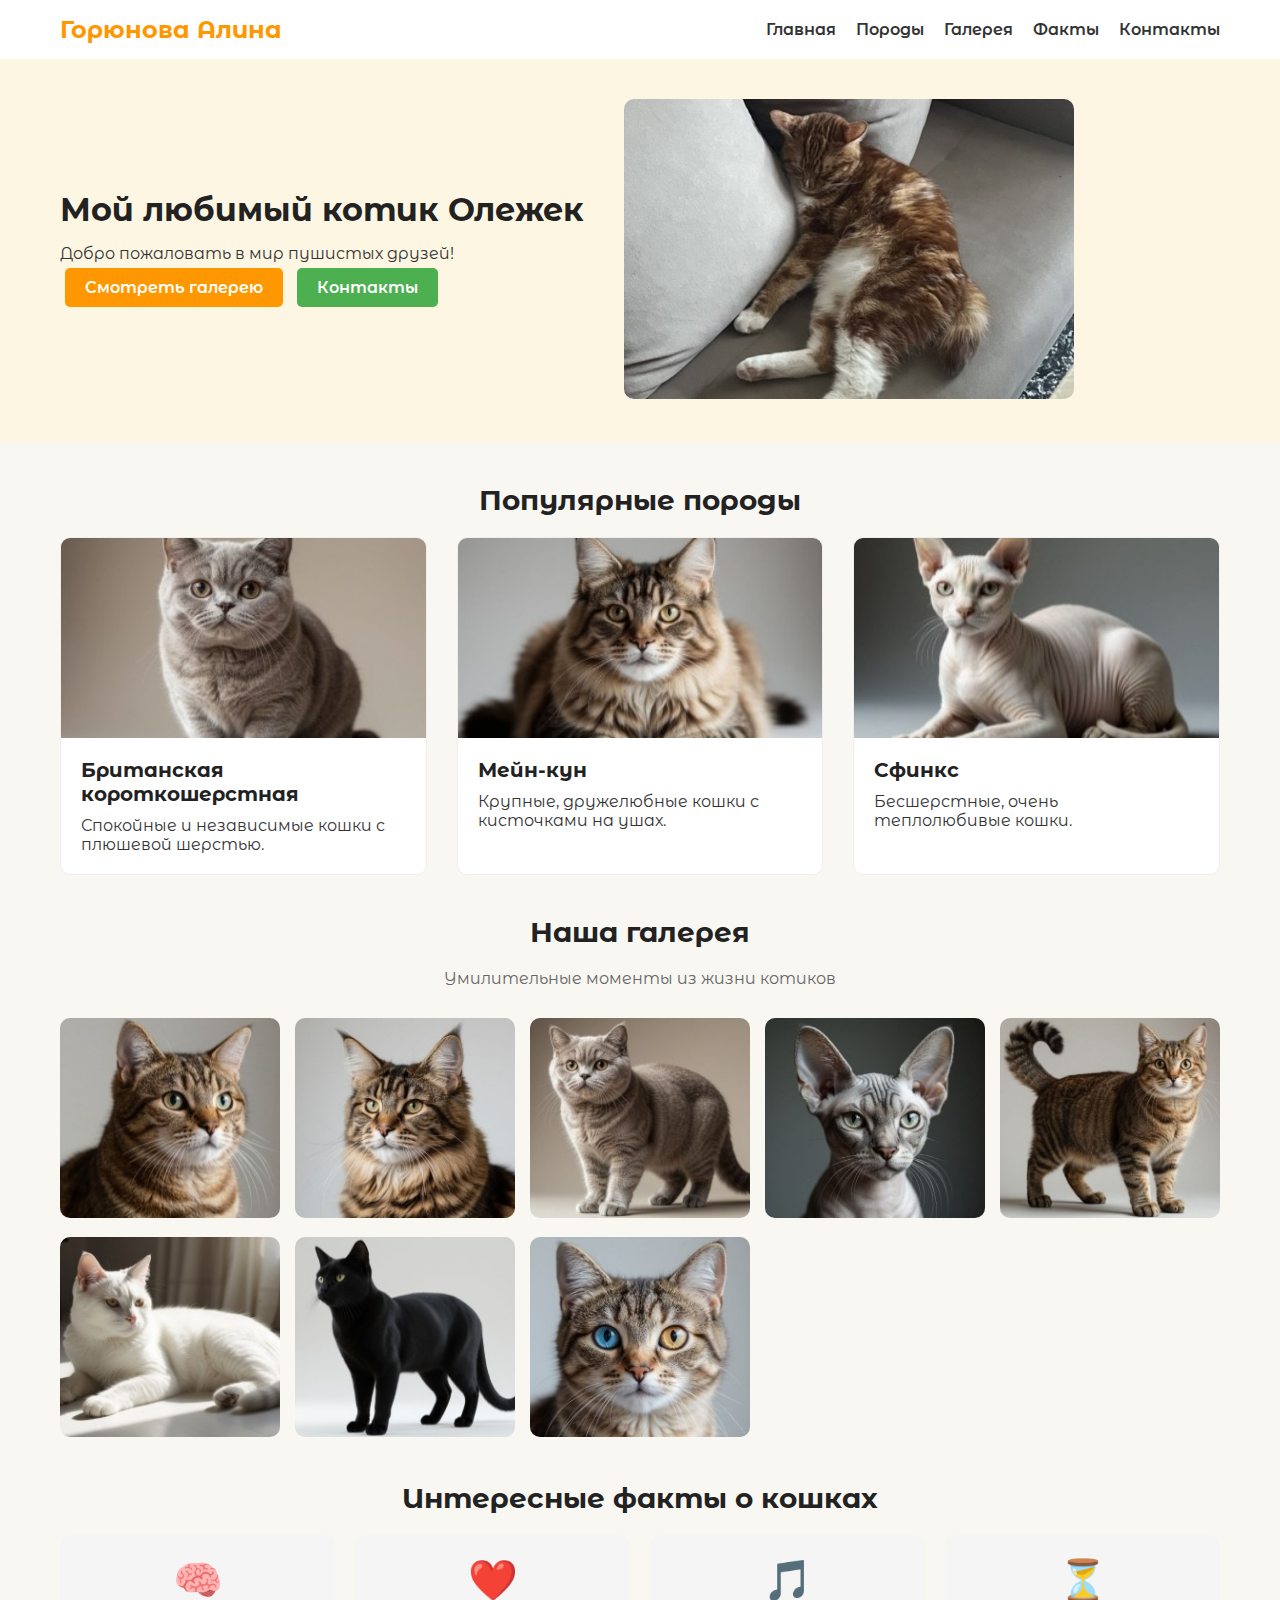
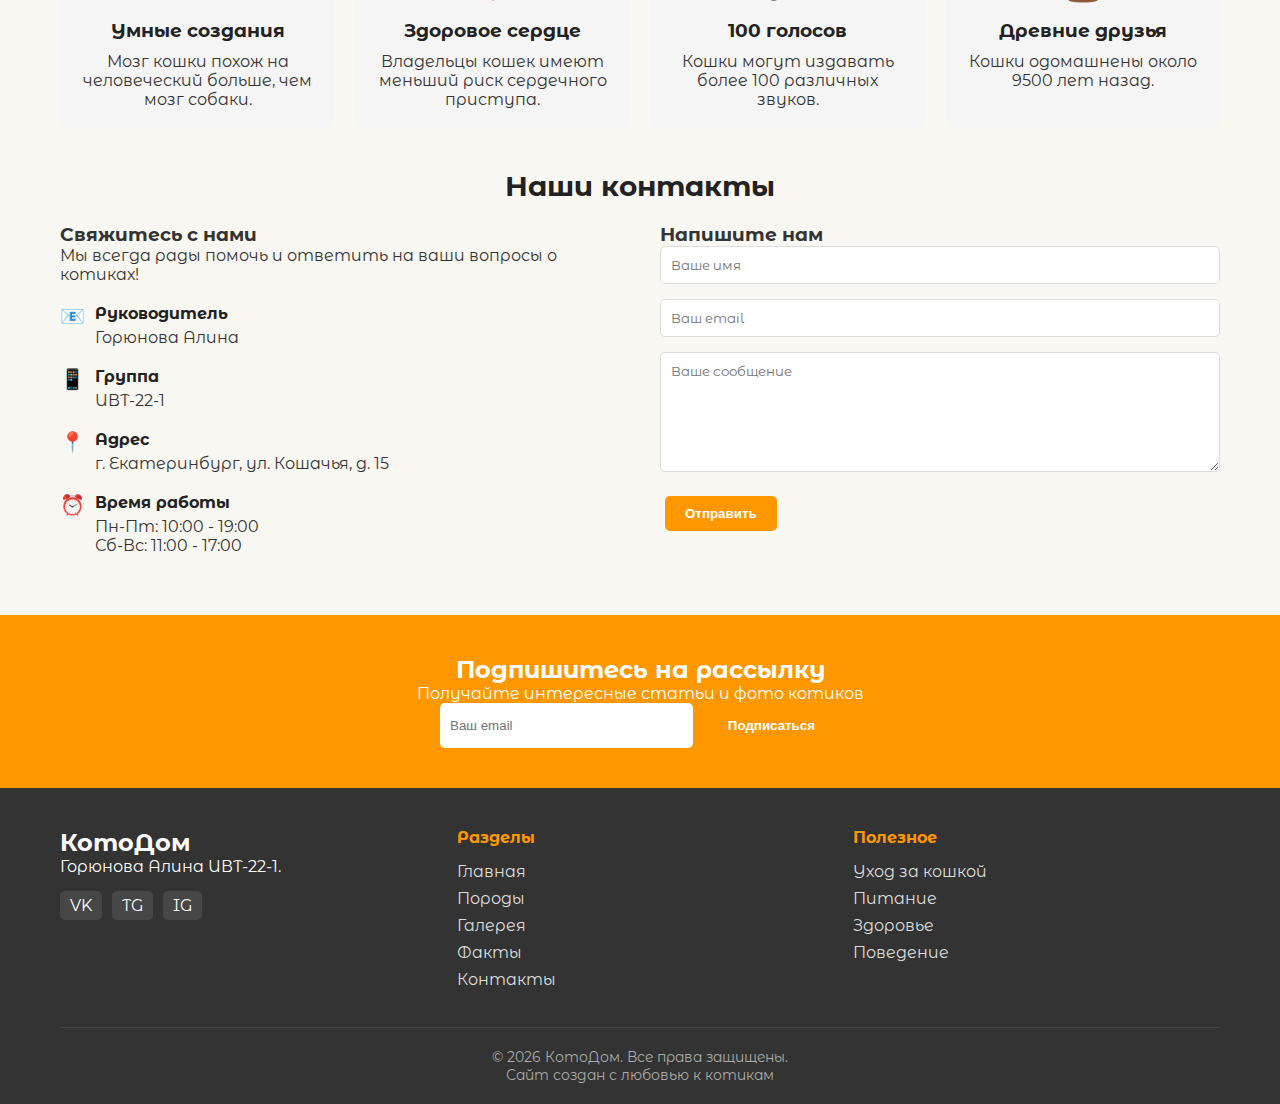
<file: index.html>
<!DOCTYPE html>
<html lang="ru">
<head>
    <meta charset="UTF-8">
    <meta name="viewport" content="width=device-width, initial-scale=1.0">
    <title>КотоДом</title>
    <link rel="stylesheet" href="style.css">
</head>
<body>
    <!-- Шапка -->
    <header>
        <div class="container header-content">
            <div class="logo">Горюнова Алина</div>
            <nav>
                <ul>
                    <li><a href="#home">Главная</a></li>
                    <li><a href="#breeds">Породы</a></li>
                    <li><a href="#gallery">Галерея</a></li>
                    <li><a href="#facts">Факты</a></li>
                    <li><a href="#contacts">Контакты</a></li>
                </ul>
            </nav>
        </div>
    </header>

    <!-- Главная -->
    <section class="hero" id="home">
        <div class="container hero-content">
            <div class="hero-text">
                <h1>Мой любимый котик Олежек</h1>
                <p>Добро пожаловать в мир пушистых друзей!</p>
                <a href="#gallery" class="btn">Смотреть галерею</a>
                <a href="#contacts" class="btn btn-green">Контакты</a>
            </div>
            <div class="hero-image">
                <img src="pic/gl.png" alt="Главный котик">
            </div>
        </div>
    </section>

    <!-- Породы -->
    <section class="breeds" id="breeds">
        <div class="container">
            <h2 class="section-title">Популярные породы</h2>
            <div class="cards">
                <div class="card">
                    <div class="card-image">
                        <img src="pic/brit.png" alt="Британская кошка">
                    </div>
                    <div class="card-content">
                        <h3>Британская короткошерстная</h3>
                        <p>Спокойные и независимые кошки с плюшевой шерстью.</p>
                    </div>
                </div>
                <div class="card">
                    <div class="card-image">
                        <img src="pic/mein.png" alt="Мейн-кун">
                    </div>
                    <div class="card-content">
                        <h3>Мейн-кун</h3>
                        <p>Крупные, дружелюбные кошки с кисточками на ушах.</p>
                    </div>
                </div>
                <div class="card">
                    <div class="card-image">
                        <img src="pic/sf.png" alt="Сфинкс">
                    </div>
                    <div class="card-content">
                        <h3>Сфинкс</h3>
                        <p>Бесшерстные, очень теплолюбивые кошки.</p>
                    </div>
                </div>
            </div>
        </div>
    </section>

    <!-- Галерея -->
    <section class="gallery" id="gallery">
        <div class="container">
            <h2 class="section-title">Наша галерея</h2>
            <p class="section-subtitle">Умилительные моменты из жизни котиков</p>
            <div class="gallery-grid">
                <div class="gallery-item">
                    <img src="pic/p1.png" alt="Котик 1">
                </div>
                <div class="gallery-item">
                    <img src="pic/p2.png" alt="Котик 2">
                </div>
                <div class="gallery-item">
                    <img src="pic/p3.png" alt="Котик 3">
                </div>
                <div class="gallery-item">
                    <img src="pic/p4.png" alt="Котик 4">
                </div>
                <div class="gallery-item">
                    <img src="pic/p5.png" alt="Котик 5">
                </div>
                <div class="gallery-item">
                    <img src="pic/p6.png" alt="Котик 6">
                </div>
                <div class="gallery-item">
                    <img src="pic/p7.png" alt="Котик 7">
                </div>
                <div class="gallery-item">
                    <img src="pic/p8.png" alt="Котик 8">
                </div>
            </div>
        </div>
    </section>

    <!-- Факты -->
    <section class="facts" id="facts">
        <div class="container">
            <h2 class="section-title">Интересные факты о кошках</h2>
            <div class="facts-grid">
                <div class="fact">
                    <div class="fact-icon">🧠</div>
                    <h3>Умные создания</h3>
                    <p>Мозг кошки похож на человеческий больше, чем мозг собаки.</p>
                </div>
                <div class="fact">
                    <div class="fact-icon">❤️</div>
                    <h3>Здоровое сердце</h3>
                    <p>Владельцы кошек имеют меньший риск сердечного приступа.</p>
                </div>
                <div class="fact">
                    <div class="fact-icon">🎵</div>
                    <h3>100 голосов</h3>
                    <p>Кошки могут издавать более 100 различных звуков.</p>
                </div>
                <div class="fact">
                    <div class="fact-icon">⏳</div>
                    <h3>Древние друзья</h3>
                    <p>Кошки одомашнены около 9500 лет назад.</p>
                </div>
            </div>
        </div>
    </section>

    <!-- Контакты -->
    <section class="contacts" id="contacts">
        <div class="container">
            <h2 class="section-title">Наши контакты</h2>
            <div class="contacts-content">
                <div class="contact-info">
                    <h3>Свяжитесь с нами</h3>
                    <p>Мы всегда рады помочь и ответить на ваши вопросы о котиках!</p>
                    
                    <div class="contact-details">
                        <div class="contact-item">
                            <div class="contact-icon">📧</div>
                            <div>
                                <h4>Руководитель</h4>
                                <p>Горюнова Алина</p>
                            </div>
                        </div>
                        <div class="contact-item">
                            <div class="contact-icon">📱</div>
                            <div>
                                <h4>Группа</h4>
                                <p>ИВТ-22-1</p>
                            </div>
                        </div>
                        <div class="contact-item">
                            <div class="contact-icon">📍</div>
                            <div>
                                <h4>Адрес</h4>
                                <p>г. Екатеринбург, ул. Кошачья, д. 15</p>
                            </div>
                        </div>
                        <div class="contact-item">
                            <div class="contact-icon">⏰</div>
                            <div>
                                <h4>Время работы</h4>
                                <p>Пн-Пт: 10:00 - 19:00<br>Сб-Вс: 11:00 - 17:00</p>
                            </div>
                        </div>
                    </div>
                </div>
                
                <div class="contact-form">
                    <h3>Напишите нам</h3>
                    <form id="contactForm">
                        <input type="text" placeholder="Ваше имя" required>
                        <input type="email" placeholder="Ваш email" required>
                        <textarea placeholder="Ваше сообщение" rows="4" required></textarea>
                        <button type="submit" class="btn">Отправить</button>
                    </form>
                </div>
            </div>
        </div>
    </section>

    <!-- Подписка -->
    <section class="subscribe">
        <div class="container">
            <h2>Подпишитесь на рассылку</h2>
            <p>Получайте интересные статьи и фото котиков</p>
            <div class="subscribe-form">
                <input type="email" placeholder="Ваш email" required>
                <button class="btn">Подписаться</button>
            </div>
        </div>
    </section>

    <!-- Футер -->
    <footer>
        <div class="container">
            <div class="footer-content">
                <div class="footer-section">
                    <div class="logo footer-logo">КотоДом</div>
                    <p>Горюнова Алина ИВТ-22-1.</p>
                    <div class="social-links">
                        <a href="#">VK</a>
                        <a href="#">TG</a>
                        <a href="#">IG</a>
                    </div>
                </div>
                <div class="footer-section">
                    <h4>Разделы</h4>
                    <ul>
                        <li><a href="#home">Главная</a></li>
                        <li><a href="#breeds">Породы</a></li>
                        <li><a href="#gallery">Галерея</a></li>
                        <li><a href="#facts">Факты</a></li>
                        <li><a href="#contacts">Контакты</a></li>
                    </ul>
                </div>
                <div class="footer-section">
                    <h4>Полезное</h4>
                    <ul>
                        <li><a href="#">Уход за кошкой</a></li>
                        <li><a href="#">Питание</a></li>
                        <li><a href="#">Здоровье</a></li>
                        <li><a href="#">Поведение</a></li>
                    </ul>
                </div>
            </div>
            <div class="copyright">
                © 2025 КотоДом. Все права защищены.<br>
                Сайт создан с любовью к котикам
            </div>
        </div>
    </footer>

    <script src="script.js"></script>
</body>

</html>
</file>
<file: style.css>
/* Основные стили */
@import url('https://fonts.googleapis.com/css2?family=Montserrat+Alternates:wght@400;600;700&display=swap');

* {
    margin: 0;
    padding: 0;
    box-sizing: border-box;
}

body {
    font-family: 'Montserrat Alternates', sans-serif;
    color: #333;
    background: #f9f7f2;
}

.container {
    max-width: 1200px;
    margin: 0 auto;
    padding: 0 20px;
}

/* Шапка */
header {
    background: white;
    padding: 15px 0;
    box-shadow: 0 2px 5px rgba(0,0,0,0.1);
}

.header-content {
    display: flex;
    justify-content: space-between;
    align-items: center;
}

.logo {
    font-size: 24px;
    font-weight: 700;
    color: #ff9800;
}

nav ul {
    display: flex;
    list-style: none;
    gap: 20px;
}

nav a {
    text-decoration: none;
    color: #333;
    font-weight: 600;
}

nav a:hover {
    color: #ff9800;
}

/* Кнопки */
.btn {
    display: inline-block;
    background: #ff9800;
    color: white;
    padding: 10px 20px;
    border-radius: 5px;
    text-decoration: none;
    font-weight: 600;
    border: none;
    cursor: pointer;
    margin: 5px;
}

.btn-green {
    background: #4CAF50;
}

/* Главная */
.hero {
    padding: 40px 0;
    background: #fdf6e3;
}

.hero-content {
    display: flex;
    align-items: center;
    gap: 40px;
}

.hero-text h1 {
    font-size: 32px;
    margin-bottom: 15px;
    color: #222;
}

.hero-image img {
    width: 100%;
    height: 300px;
    object-fit: cover;
    border-radius: 10px;
}

/* Заголовки */
.section-title {
    text-align: center;
    font-size: 28px;
    margin: 40px 0 20px;
    color: #222;
}

.section-subtitle {
    text-align: center;
    color: #666;
    margin-bottom: 30px;
}

/* Карточки пород */
.cards {
    display: grid;
    grid-template-columns: repeat(auto-fit, minmax(300px, 1fr));
    gap: 30px;
    margin-bottom: 40px;
}

.card {
    border: 1px solid #eee;
    border-radius: 10px;
    overflow: hidden;
    background: white;
}

.card-image {
    height: 200px;
    overflow: hidden;
}

.card-image img {
    width: 100%;
    height: 100%;
    object-fit: cover;
}

.card-content {
    padding: 20px;
}

.card h3 {
    font-size: 20px;
    margin-bottom: 10px;
    color: #222;
}

/* Галерея */
.gallery-grid {
    display: grid;
    grid-template-columns: repeat(auto-fill, minmax(200px, 1fr));
    gap: 15px;
    margin-bottom: 40px;
}

.gallery-item img {
    width: 100%;
    height: 200px;
    object-fit: cover;
    border-radius: 10px;
}

/* Факты */
.facts-grid {
    display: grid;
    grid-template-columns: repeat(auto-fit, minmax(200px, 1fr));
    gap: 20px;
    margin-bottom: 40px;
}

.fact {
    text-align: center;
    padding: 20px;
    background: #f5f5f5;
    border-radius: 10px;
}

.fact-icon {
    font-size: 40px;
    margin-bottom: 10px;
}

.fact h3 {
    margin: 15px 0 10px;
    color: #222;
}

/* Контакты */
.contacts-content {
    display: grid;
    grid-template-columns: 1fr 1fr;
    gap: 40px;
    margin-bottom: 40px;
}

.contact-details {
    margin-top: 20px;
}

.contact-item {
    display: flex;
    align-items: flex-start;
    gap: 10px;
    margin-bottom: 20px;
}

.contact-icon {
    font-size: 20px;
    color: #ff9800;
    min-width: 24px;
}

.contact-item h4 {
    margin-bottom: 5px;
    color: #222;
}

.contact-form input,
.contact-form textarea {
    width: 100%;
    padding: 10px;
    margin-bottom: 15px;
    border: 1px solid #ddd;
    border-radius: 5px;
    font-family: inherit;
}

.contact-form textarea {
    height: 120px;
    resize: vertical;
}

/* Подписка */
.subscribe {
    padding: 40px 0;
    background: #ff9800;
    color: white;
    text-align: center;
}

.subscribe-form {
    max-width: 400px;
    margin: 0 auto;
    display: flex;
    gap: 10px;
}

.subscribe-form input {
    flex: 1;
    padding: 10px;
    border: none;
    border-radius: 5px;
}

/* Футер */
footer {
    background: #333;
    color: white;
    padding: 40px 0 20px;
}

.footer-content {
    display: grid;
    grid-template-columns: repeat(auto-fit, minmax(200px, 1fr));
    gap: 30px;
    margin-bottom: 30px;
}

.footer-section h4 {
    margin-bottom: 15px;
    color: #ff9800;
}

.footer-section ul {
    list-style: none;
}

.footer-section li {
    margin-bottom: 8px;
}

.footer-section a {
    color: #ddd;
    text-decoration: none;
}

.footer-section a:hover {
    color: #ff9800;
}

.footer-logo {
    color: white !important;
}

.social-links {
    display: flex;
    gap: 10px;
    margin-top: 15px;
}

.social-links a {
    padding: 5px 10px;
    background: rgba(255,255,255,0.1);
    border-radius: 5px;
    color: white;
    text-decoration: none;
}

.social-links a:hover {
    background: #ff9800;
}

.copyright {
    text-align: center;
    padding-top: 20px;
    border-top: 1px solid rgba(255,255,255,0.1);
    color: #aaa;
    font-size: 14px;
}

/* Адаптивность */
@media (max-width: 768px) {
    .header-content {
        flex-direction: column;
        gap: 15px;
    }
    
    .hero-content {
        flex-direction: column;
        text-align: center;
    }
    
    .contacts-content {
        grid-template-columns: 1fr;
    }
    
    .subscribe-form {
        flex-direction: column;
    }
    
    nav ul {
        flex-wrap: wrap;
        justify-content: center;
    }
}

@media (max-width: 480px) {
    .cards {
        grid-template-columns: 1fr;
    }
    
    .section-title {
        font-size: 24px;
    }
    
    .btn {
        display: block;
        width: 100%;
        margin: 10px 0;
    }
}
</file>
